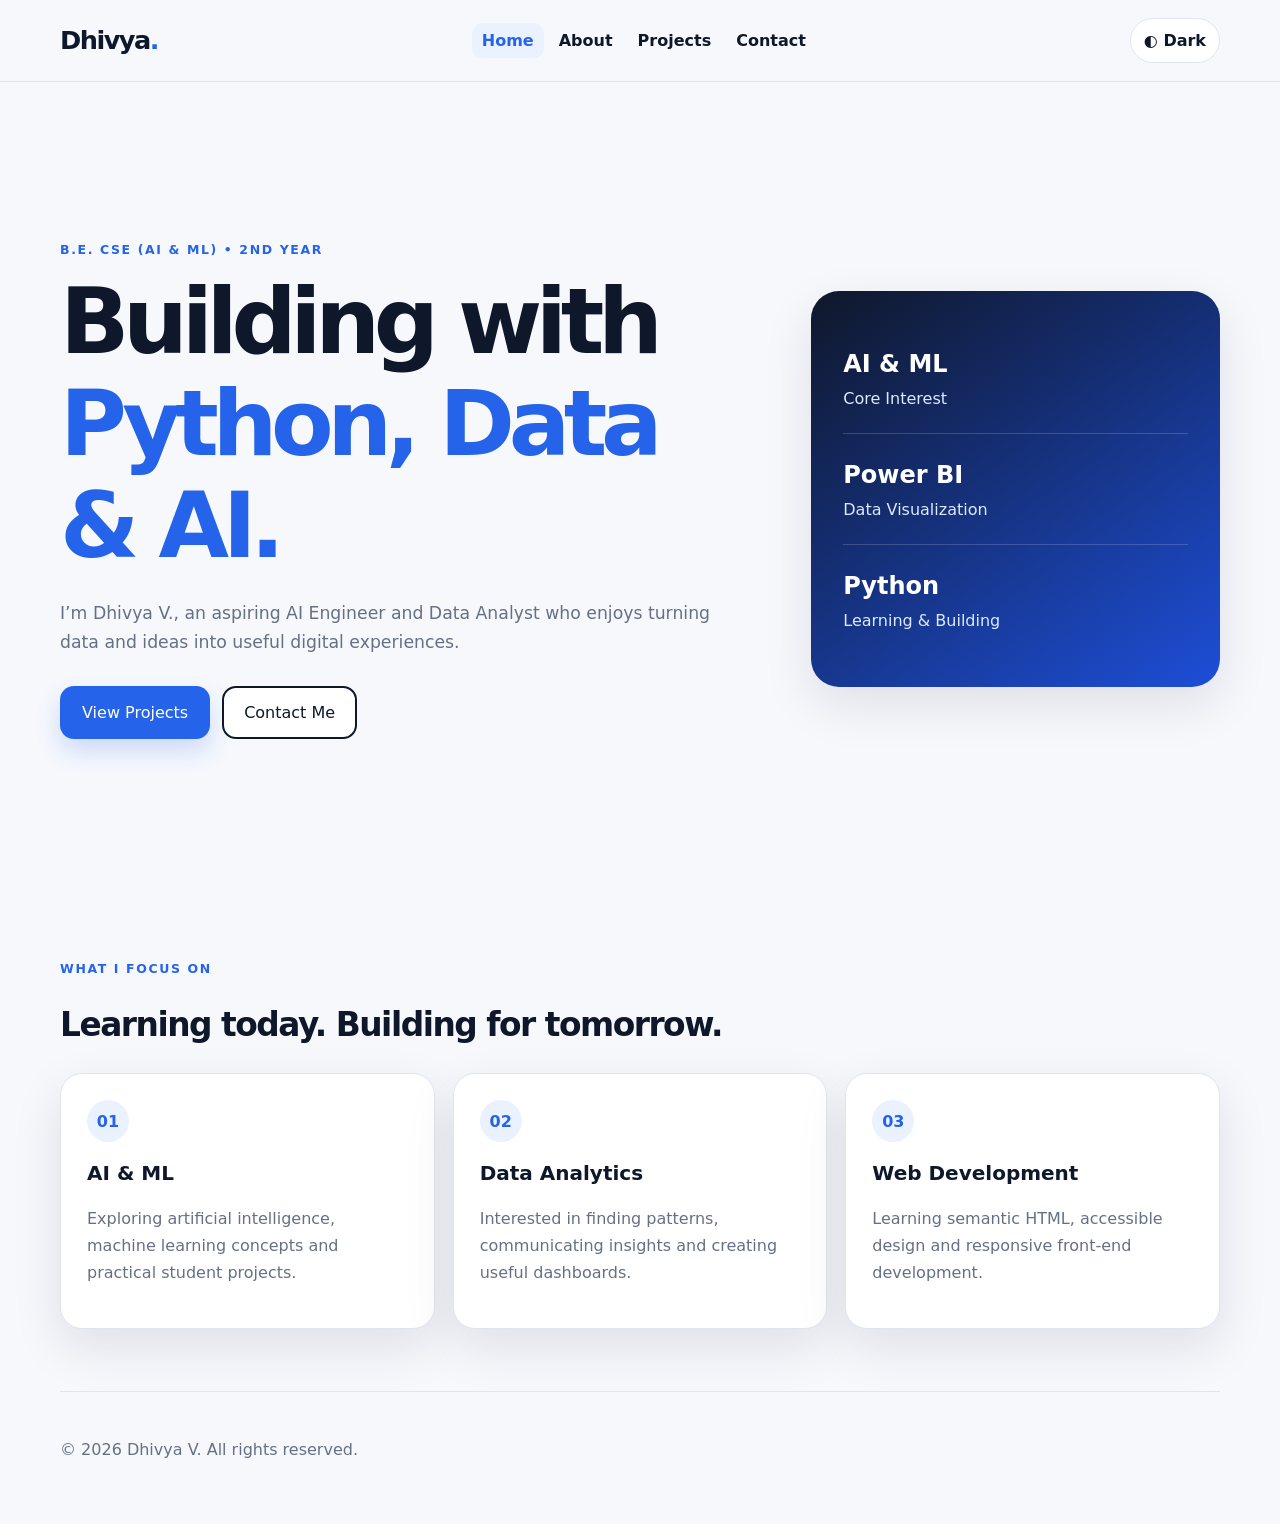
<file: index.html>
<!DOCTYPE html>
<html lang="en">
<head>
  <meta charset="UTF-8">
  <meta name="viewport" content="width=device-width, initial-scale=1.0">
  <meta name="description" content="Dhivya V. - B.E. CSE (AI & ML) student portfolio, projects, skills and contact information.">
  <meta name="keywords" content="Dhivya V, AI ML student, Python, SQL, Power BI, Data Analytics, portfolio">
  <meta name="author" content="Dhivya V.">
  <title>Dhivya V. | AI & ML Student Portfolio</title>
  <link rel="stylesheet" href="style.css">
</head>
<body>
<header class="site-header">
  <a class="brand" href="index.html" aria-label="Dhivya V. home">Dhivya<span>.</span></a>
  <nav aria-label="Primary navigation">
    <ul class="nav-list">
      <li><a href="index.html" aria-current="page">Home</a></li>
      <li><a href="about.html">About</a></li>
      <li><a href="projects.html">Projects</a></li>
      <li><a href="contact.html">Contact</a></li>
    </ul>
  </nav>
<button class="theme-toggle" type="button" id="themeToggle" aria-label="Switch between light and dark mode" aria-pressed="false">◐ <span class="theme-text">Theme</span></button>
</header>

<main>
  <section class="hero" aria-labelledby="hero-title">
    <div class="hero-copy">
      <p class="eyebrow">B.E. CSE (AI &amp; ML) • 2nd Year</p>
      <h1 id="hero-title">Building with <span>Python, Data &amp; AI.</span></h1>
      <p class="lead">I’m Dhivya V., an aspiring AI Engineer and Data Analyst who enjoys turning data and ideas into useful digital experiences.</p>
      <div class="button-row">
        <a class="button primary" href="projects.html">View Projects</a>
        <a class="button secondary" href="contact.html">Contact Me</a>
      </div>
    </div>
    <aside class="hero-card" aria-label="Portfolio highlights">
      <div class="stat"><strong>AI &amp; ML</strong><span>Core Interest</span></div>
      <div class="stat"><strong>Power BI</strong><span>Data Visualization</span></div>
      <div class="stat"><strong>Python</strong><span>Learning &amp; Building</span></div>
    </aside>
  </section>

  <section class="section" aria-labelledby="focus-title">
    <div class="section-heading">
      <p class="eyebrow">What I focus on</p>
      <h2 id="focus-title">Learning today. Building for tomorrow.</h2>
    </div>
    <div class="cards three">
      <article class="card"><span class="icon" aria-hidden="true">01</span><h3>AI &amp; ML</h3><p>Exploring artificial intelligence, machine learning concepts and practical student projects.</p></article>
      <article class="card"><span class="icon" aria-hidden="true">02</span><h3>Data Analytics</h3><p>Interested in finding patterns, communicating insights and creating useful dashboards.</p></article>
      <article class="card"><span class="icon" aria-hidden="true">03</span><h3>Web Development</h3><p>Learning semantic HTML, accessible design and responsive front-end development.</p></article>
    </div>
  </section>
</main>

<footer class="site-footer">
  <p>&copy; 2026 Dhivya V. All rights reserved.</p>
</footer>
<script>
(() => {
  const root = document.documentElement, button = document.getElementById("themeToggle");
  const saved = localStorage.getItem("portfolio-theme");
  if (saved === "dark") root.dataset.theme = "dark";
  if (!button) return;
  const sync = () => {
    const dark = root.dataset.theme === "dark";
    button.setAttribute("aria-pressed", String(dark));
    button.querySelector(".theme-text").textContent = dark ? "Light" : "Dark";
  };
  sync();
  button.addEventListener("click", () => {
    root.dataset.theme = root.dataset.theme === "dark" ? "light" : "dark";
    localStorage.setItem("portfolio-theme", root.dataset.theme);
    sync();
  });
})();
</script>
</body>
</html>
</file>
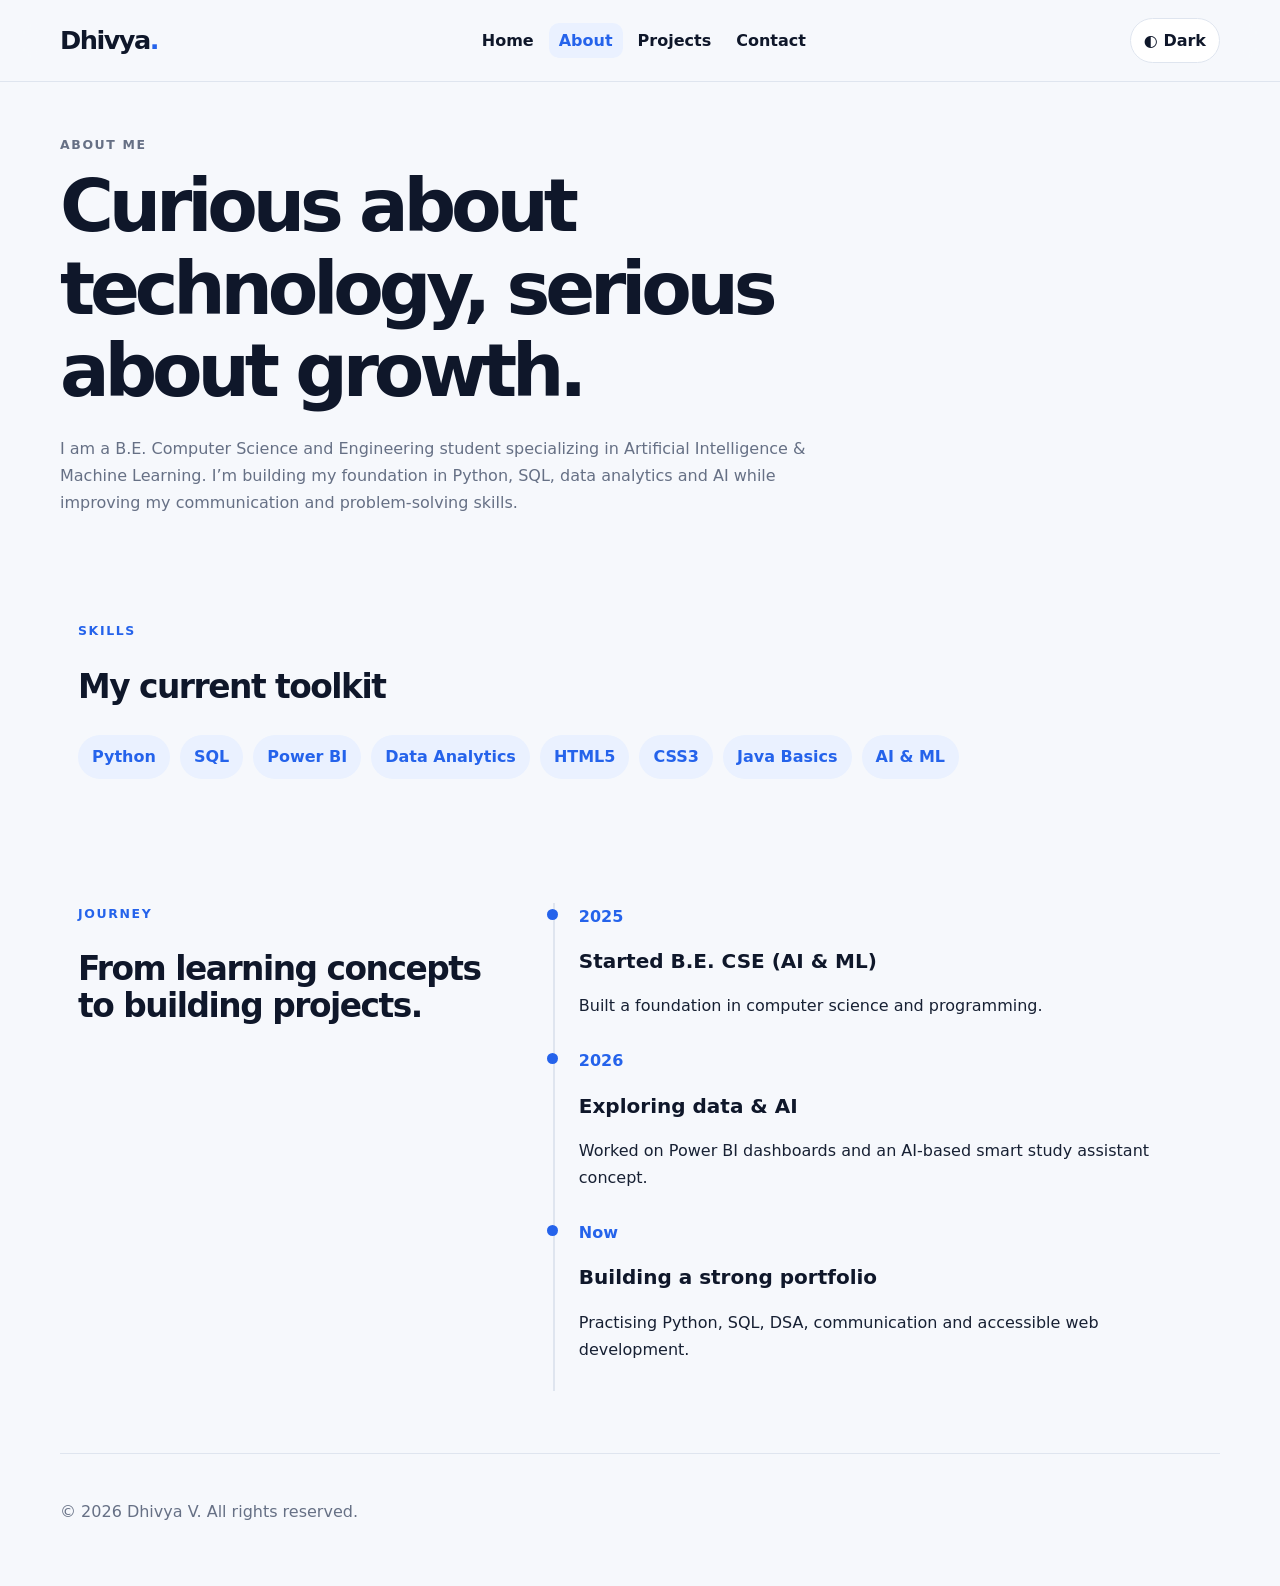
<file: about.html>
<!DOCTYPE html>
<html lang="en">
<head>
  <meta charset="UTF-8">
  <meta name="viewport" content="width=device-width, initial-scale=1.0">
  <meta name="description" content="Learn about Dhivya V., a CSE AI & ML student interested in AI engineering and data analytics.">
  <title>About | Dhivya V.</title>
  <link rel="stylesheet" href="style.css">
</head>
<body>
<header class="site-header">
  <a class="brand" href="index.html" aria-label="Dhivya V. home">Dhivya<span>.</span></a>
  <nav aria-label="Primary navigation"><ul class="nav-list">
    <li><a href="index.html">Home</a></li><li><a href="about.html" aria-current="page">About</a></li>
    <li><a href="projects.html">Projects</a></li><li><a href="contact.html">Contact</a></li>
  </ul></nav>
<button class="theme-toggle" type="button" id="themeToggle" aria-label="Switch between light and dark mode" aria-pressed="false">◐ <span class="theme-text">Theme</span></button>
</header>

<main class="page-main">
  <section class="page-intro" aria-labelledby="about-title">
    <p class="eyebrow">About me</p>
    <h1 id="about-title">Curious about technology, serious about growth.</h1>
    <p>I am a B.E. Computer Science and Engineering student specializing in Artificial Intelligence &amp; Machine Learning. I’m building my foundation in Python, SQL, data analytics and AI while improving my communication and problem-solving skills.</p>
  </section>

  <section class="section" aria-labelledby="skills-title">
    <div class="section-heading"><p class="eyebrow">Skills</p><h2 id="skills-title">My current toolkit</h2></div>
    <div class="skill-grid">
      <span>Python</span><span>SQL</span><span>Power BI</span><span>Data Analytics</span>
      <span>HTML5</span><span>CSS3</span><span>Java Basics</span><span>AI &amp; ML</span>
    </div>
  </section>

  <section class="section split" aria-labelledby="journey-title">
    <div>
      <p class="eyebrow">Journey</p>
      <h2 id="journey-title">From learning concepts to building projects.</h2>
    </div>
    <div class="timeline">
      <article><span>2025</span><h3>Started B.E. CSE (AI &amp; ML)</h3><p>Built a foundation in computer science and programming.</p></article>
      <article><span>2026</span><h3>Exploring data &amp; AI</h3><p>Worked on Power BI dashboards and an AI-based smart study assistant concept.</p></article>
      <article><span>Now</span><h3>Building a strong portfolio</h3><p>Practising Python, SQL, DSA, communication and accessible web development.</p></article>
    </div>
  </section>
</main>

<footer class="site-footer"><p>&copy; 2026 Dhivya V. All rights reserved.</p></footer>
<script>
(() => {
  const root = document.documentElement, button = document.getElementById("themeToggle");
  const saved = localStorage.getItem("portfolio-theme");
  if (saved === "dark") root.dataset.theme = "dark";
  if (!button) return;
  const sync = () => {
    const dark = root.dataset.theme === "dark";
    button.setAttribute("aria-pressed", String(dark));
    button.querySelector(".theme-text").textContent = dark ? "Light" : "Dark";
  };
  sync();
  button.addEventListener("click", () => {
    root.dataset.theme = root.dataset.theme === "dark" ? "light" : "dark";
    localStorage.setItem("portfolio-theme", root.dataset.theme);
    sync();
  });
})();
</script>
</body>
</html>
</file>
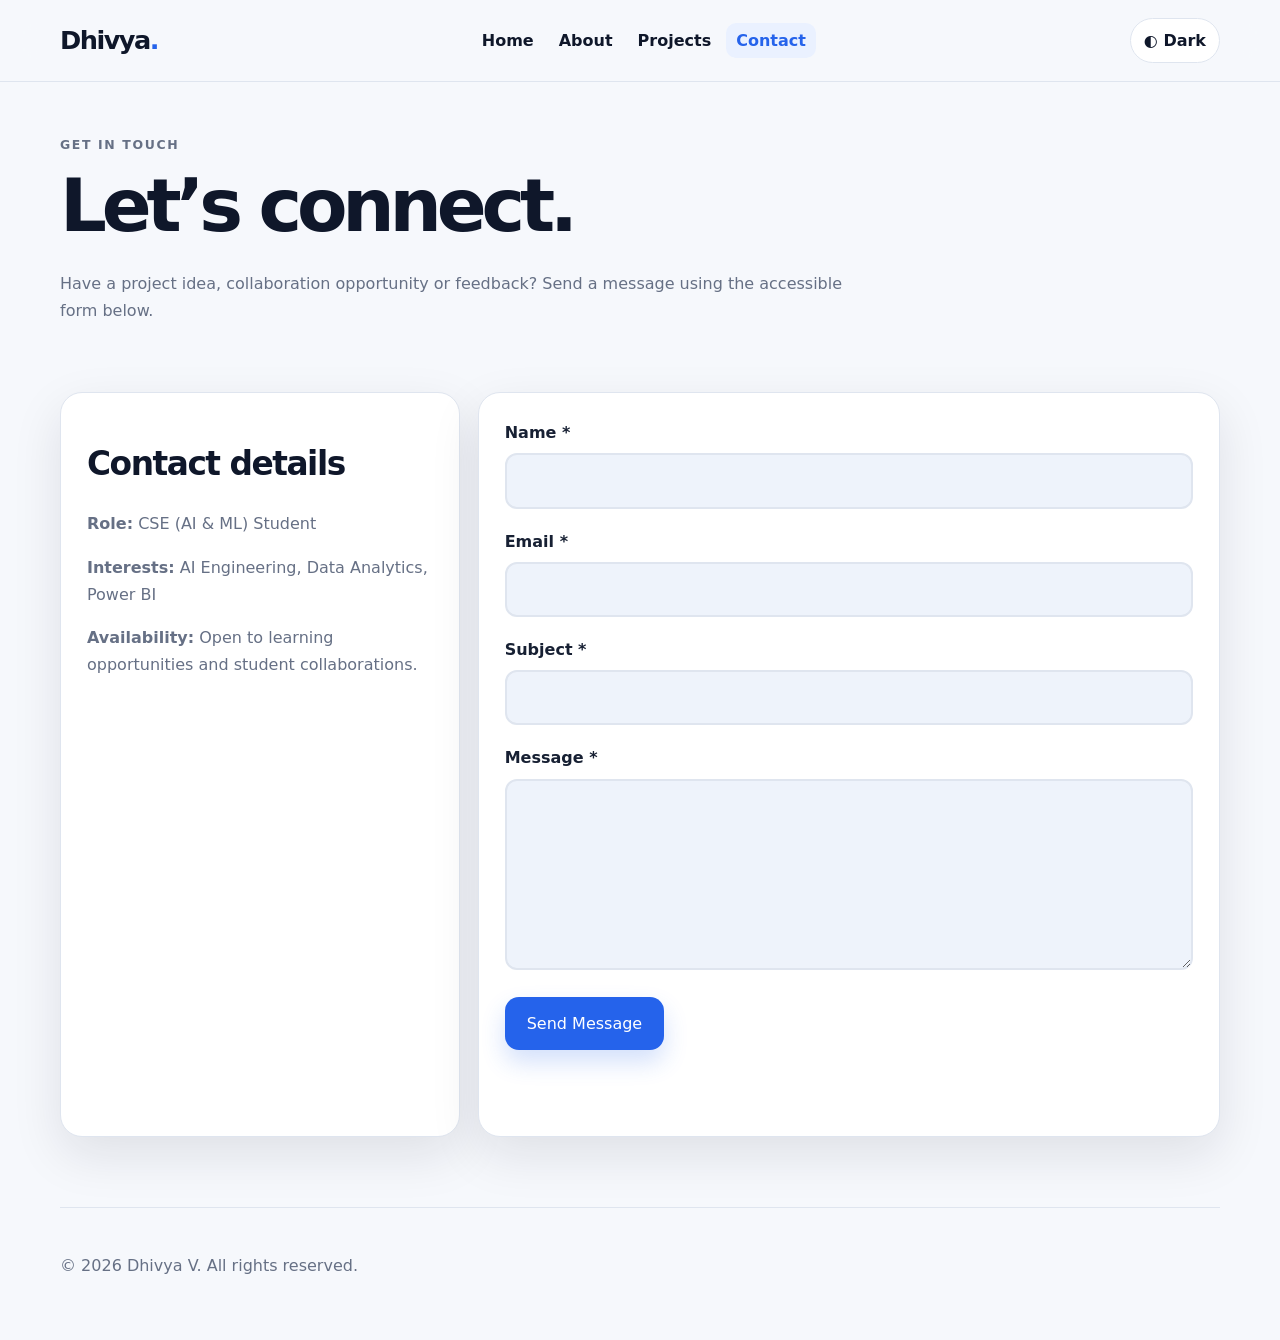
<file: contact.html>
<!DOCTYPE html>
<html lang="en">
<head>
  <meta charset="UTF-8">
  <meta name="viewport" content="width=device-width, initial-scale=1.0">
  <meta name="description" content="Contact Dhivya V. about AI, data analytics and student projects.">
  <title>Contact | Dhivya V.</title>
  <link rel="stylesheet" href="style.css">
</head>
<body>
<header class="site-header">
  <a class="brand" href="index.html" aria-label="Dhivya V. home">Dhivya<span>.</span></a>
  <nav aria-label="Primary navigation"><ul class="nav-list">
    <li><a href="index.html">Home</a></li><li><a href="about.html">About</a></li>
    <li><a href="projects.html">Projects</a></li><li><a href="contact.html" aria-current="page">Contact</a></li>
  </ul></nav>
<button class="theme-toggle" type="button" id="themeToggle" aria-label="Switch between light and dark mode" aria-pressed="false">◐ <span class="theme-text">Theme</span></button>
</header>

<main class="page-main">
  <section class="page-intro" aria-labelledby="contact-title">
    <p class="eyebrow">Get in touch</p>
    <h1 id="contact-title">Let’s connect.</h1>
    <p>Have a project idea, collaboration opportunity or feedback? Send a message using the accessible form below.</p>
  </section>

  <section class="contact-layout" aria-label="Contact information and form">
    <aside class="contact-card">
      <h2>Contact details</h2>
      <p><strong>Role:</strong> CSE (AI &amp; ML) Student</p>
      <p><strong>Interests:</strong> AI Engineering, Data Analytics, Power BI</p>
      <p><strong>Availability:</strong> Open to learning opportunities and student collaborations.</p>
    </aside>

    <form class="contact-form" id="contactForm" action="#" method="post" novalidate>
      <div class="field"><label for="name">Name <span aria-hidden="true">*</span></label><input id="name" name="name" type="text" autocomplete="name" required aria-required="true"></div>
      <div class="field"><label for="email">Email <span aria-hidden="true">*</span></label><input id="email" name="email" type="email" autocomplete="email" required aria-required="true"></div>
      <div class="field"><label for="subject">Subject <span aria-hidden="true">*</span></label><input id="subject" name="subject" type="text" required aria-required="true"></div>
      <div class="field"><label for="message">Message <span aria-hidden="true">*</span></label><textarea id="message" name="message" rows="6" required aria-required="true"></textarea></div>
      <button class="button primary" type="submit" aria-label="Send your message">Send Message</button>
      <p id="formStatus" class="form-status" role="status" aria-live="polite"></p>
    </form>
  </section>
</main>

<footer class="site-footer"><p>&copy; 2026 Dhivya V. All rights reserved.</p></footer>

<script>
  const form = document.getElementById("contactForm");
  const status = document.getElementById("formStatus");
  form.addEventListener("submit", (event) => {
    event.preventDefault();
    if (!form.checkValidity()) {
      status.textContent = "Please complete all required fields with valid information.";
      form.reportValidity();
      return;
    }
    status.textContent = "Thank you! Your message is ready to be connected to a backend.";
    form.reset();
  });
</script>
<script>
(() => {
  const root = document.documentElement, button = document.getElementById("themeToggle");
  const saved = localStorage.getItem("portfolio-theme");
  if (saved === "dark") root.dataset.theme = "dark";
  if (!button) return;
  const sync = () => {
    const dark = root.dataset.theme === "dark";
    button.setAttribute("aria-pressed", String(dark));
    button.querySelector(".theme-text").textContent = dark ? "Light" : "Dark";
  };
  sync();
  button.addEventListener("click", () => {
    root.dataset.theme = root.dataset.theme === "dark" ? "light" : "dark";
    localStorage.setItem("portfolio-theme", root.dataset.theme);
    sync();
  });
})();
</script>
</body>
</html>
</file>
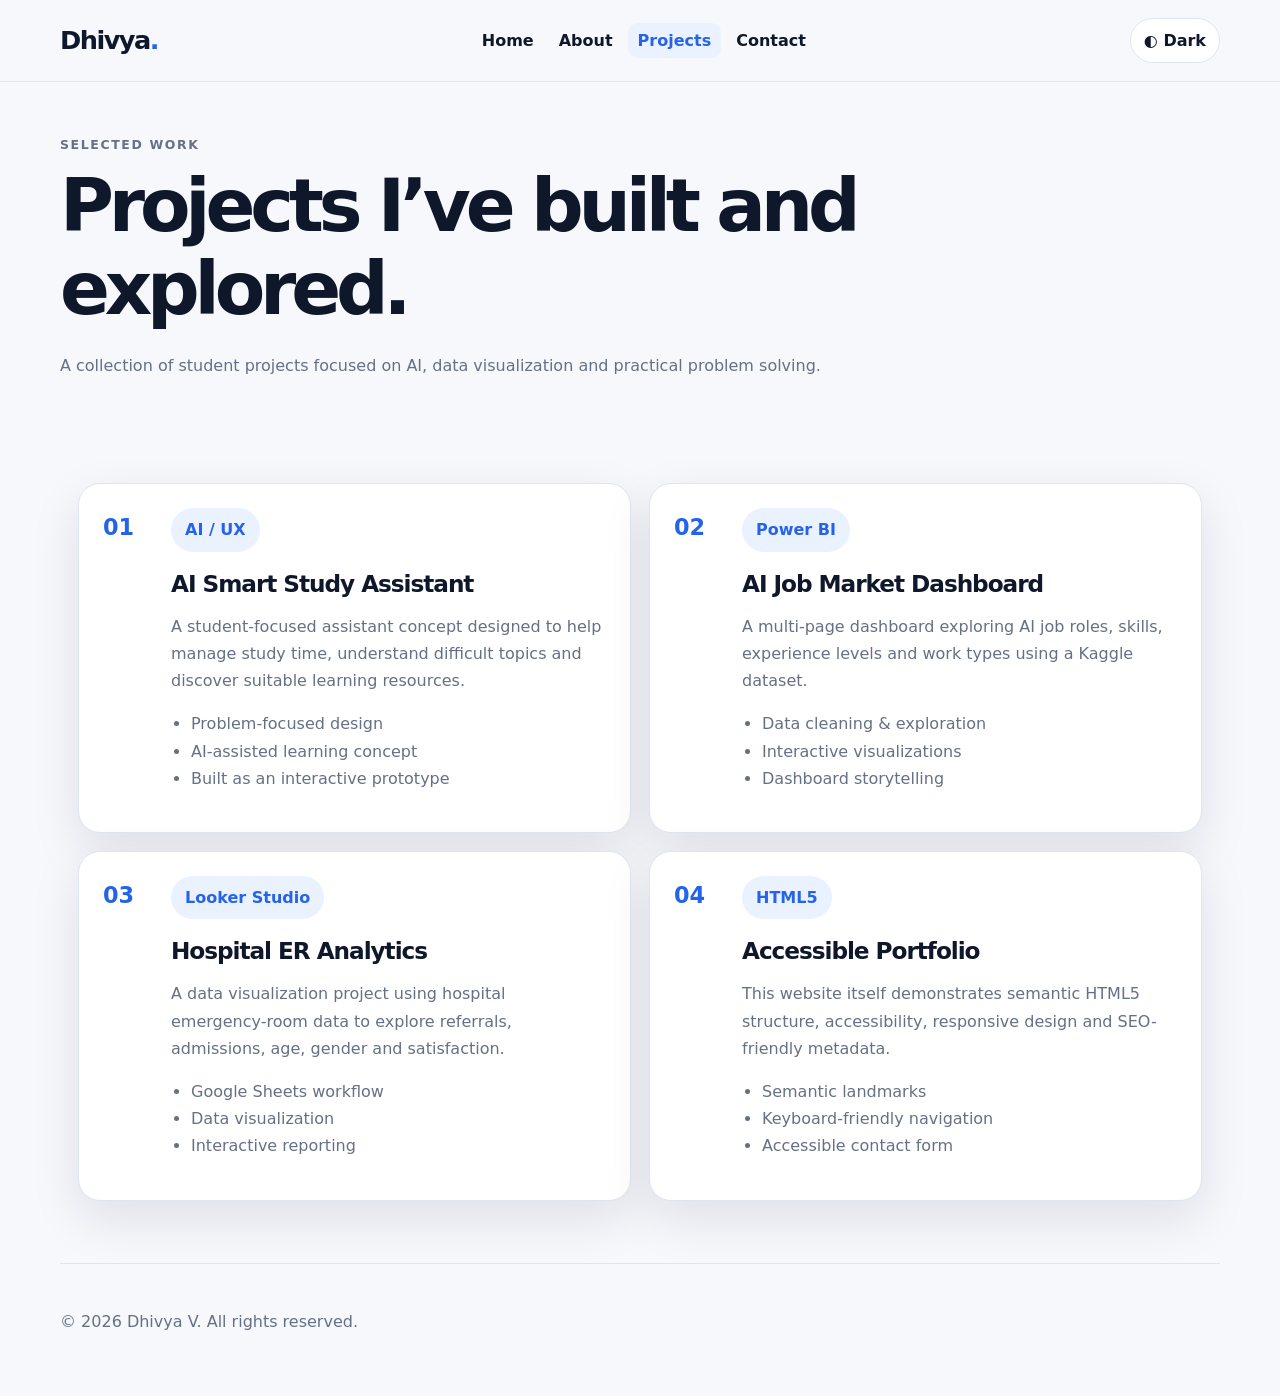
<file: projects.html>
<!DOCTYPE html>
<html lang="en">
<head>
  <meta charset="UTF-8">
  <meta name="viewport" content="width=device-width, initial-scale=1.0">
  <meta name="description" content="Dhivya V.'s AI, data visualization and web development projects.">
  <title>Projects | Dhivya V.</title>
  <link rel="stylesheet" href="style.css">
</head>
<body>
<header class="site-header">
  <a class="brand" href="index.html" aria-label="Dhivya V. home">Dhivya<span>.</span></a>
  <nav aria-label="Primary navigation"><ul class="nav-list">
    <li><a href="index.html">Home</a></li><li><a href="about.html">About</a></li>
    <li><a href="projects.html" aria-current="page">Projects</a></li><li><a href="contact.html">Contact</a></li>
  </ul></nav>
<button class="theme-toggle" type="button" id="themeToggle" aria-label="Switch between light and dark mode" aria-pressed="false">◐ <span class="theme-text">Theme</span></button>
</header>

<main class="page-main">
  <section class="page-intro" aria-labelledby="projects-title">
    <p class="eyebrow">Selected work</p>
    <h1 id="projects-title">Projects I’ve built and explored.</h1>
    <p>A collection of student projects focused on AI, data visualization and practical problem solving.</p>
  </section>

  <section class="section" aria-label="Project list">
    <div class="project-grid">
      <article class="project-card">
        <div class="project-number">01</div>
        <div><span class="tag">AI / UX</span><h2>AI Smart Study Assistant</h2>
        <p>A student-focused assistant concept designed to help manage study time, understand difficult topics and discover suitable learning resources.</p>
        <ul><li>Problem-focused design</li><li>AI-assisted learning concept</li><li>Built as an interactive prototype</li></ul></div>
      </article>
      <article class="project-card">
        <div class="project-number">02</div>
        <div><span class="tag">Power BI</span><h2>AI Job Market Dashboard</h2>
        <p>A multi-page dashboard exploring AI job roles, skills, experience levels and work types using a Kaggle dataset.</p>
        <ul><li>Data cleaning &amp; exploration</li><li>Interactive visualizations</li><li>Dashboard storytelling</li></ul></div>
      </article>
      <article class="project-card">
        <div class="project-number">03</div>
        <div><span class="tag">Looker Studio</span><h2>Hospital ER Analytics</h2>
        <p>A data visualization project using hospital emergency-room data to explore referrals, admissions, age, gender and satisfaction.</p>
        <ul><li>Google Sheets workflow</li><li>Data visualization</li><li>Interactive reporting</li></ul></div>
      </article>
      <article class="project-card">
        <div class="project-number">04</div>
        <div><span class="tag">HTML5</span><h2>Accessible Portfolio</h2>
        <p>This website itself demonstrates semantic HTML5 structure, accessibility, responsive design and SEO-friendly metadata.</p>
        <ul><li>Semantic landmarks</li><li>Keyboard-friendly navigation</li><li>Accessible contact form</li></ul></div>
      </article>
    </div>
  </section>
</main>

<footer class="site-footer"><p>&copy; 2026 Dhivya V. All rights reserved.</p></footer>
<script>
(() => {
  const root = document.documentElement, button = document.getElementById("themeToggle");
  const saved = localStorage.getItem("portfolio-theme");
  if (saved === "dark") root.dataset.theme = "dark";
  if (!button) return;
  const sync = () => {
    const dark = root.dataset.theme === "dark";
    button.setAttribute("aria-pressed", String(dark));
    button.querySelector(".theme-text").textContent = dark ? "Light" : "Dark";
  };
  sync();
  button.addEventListener("click", () => {
    root.dataset.theme = root.dataset.theme === "dark" ? "light" : "dark";
    localStorage.setItem("portfolio-theme", root.dataset.theme);
    sync();
  });
})();
</script>
</body>
</html>
</file>
<file: style.css>
:root {
  --site-background:#f6f8fc; --site-primary:#2563eb; --site-secondary:#0f172a;
  --site-on-primary:#fff; --site-on-secondary:#fff; --site-on-background:#172033;
  --site-font-body:Inter,system-ui,-apple-system,"Segoe UI",sans-serif;
  --site-font-heading:Inter,system-ui,-apple-system,"Segoe UI",sans-serif;
  --site-heading-scale:1; --site-spacing-scale:1; --site-radius-scale:1; --site-decoration-opacity:1;
  --surface:#fff; --surface-2:#eef3fb; --muted:#667085; --line:#dfe5ef;
  --accent-soft:#eaf1ff; --shadow:0 18px 50px rgba(15,23,42,.10); --header-bg:rgba(246,248,252,.86);
  color-scheme:light;
}
:root[data-theme="dark"] {
  --site-background:#080d18; --site-primary:#60a5fa; --site-secondary:#e8eefc;
  --site-on-primary:#07111f; --site-on-secondary:#fff; --site-on-background:#e8eefc;
  --surface:#111827; --surface-2:#182235; --muted:#a8b3c7; --line:#29364c;
  --accent-soft:#142b4c; --shadow:0 18px 55px rgba(0,0,0,.30); --header-bg:rgba(8,13,24,.86);
  color-scheme:dark;
}
*{box-sizing:border-box}
html{scroll-behavior:smooth;background:var(--site-background)}
body{margin:0;min-width:320px;background:var(--site-background);color:var(--site-on-background);font-family:var(--site-font-body);line-height:1.7;transition:background-color .25s,color .25s}
body::before{content:"";position:fixed;inset:0;z-index:-1;pointer-events:none;opacity:var(--site-decoration-opacity);background:radial-gradient(circle at 10% 10%,rgba(37,99,235,.12),transparent 30%),radial-gradient(circle at 90% 20%,rgba(96,165,250,.10),transparent 28%)}
a{color:var(--site-primary)}
a:focus-visible,button:focus-visible,input:focus-visible,textarea:focus-visible{outline:3px solid #f59e0b;outline-offset:3px}
.site-header{position:sticky;top:0;z-index:20;width:100%;padding:calc(18px*var(--site-spacing-scale)) max(18px,calc((100% - 1160px)/2));display:flex;flex-wrap:wrap;align-items:center;justify-content:space-between;gap:14px;background:var(--header-bg);border-bottom:1px solid var(--line);backdrop-filter:blur(18px)}
.brand{color:var(--site-secondary);text-decoration:none;font-size:1.6rem;font-weight:900;letter-spacing:-.06em}.brand span{color:var(--site-primary)}
.nav-list{list-style:none;padding:0;margin:0;display:flex;align-items:center;gap:5px;flex-wrap:wrap}.nav-list a{color:var(--site-secondary);text-decoration:none;font-weight:750;padding:8px 10px;border-radius:10px}.nav-list a:hover,.nav-list a[aria-current=page]{color:var(--site-primary);background:var(--accent-soft)}
.theme-toggle{min-height:42px;padding:8px 13px;border:1px solid var(--line);border-radius:999px;background:var(--surface);color:var(--site-secondary);font:inherit;font-weight:800;cursor:pointer}.theme-toggle:hover{border-color:var(--site-primary)}
.hero,.page-main,.section{width:min(100% - 36px,1160px);margin-inline:auto}
.hero{min-height:calc(100svh - 86px);padding-block:58px;display:grid;grid-template-columns:1fr;align-items:center;gap:42px}
.eyebrow{color:var(--site-primary);font-size:.78rem;font-weight:900;text-transform:uppercase;letter-spacing:.13em;margin:0 0 10px}
h1,h2,h3{color:var(--site-secondary);font-family:var(--site-font-heading);line-height:1.12}h1{font-size:clamp(2.75rem,12vw,5.7rem);letter-spacing:-.07em;margin:0 0 22px}h1 span{color:var(--site-primary)}h2{font-size:calc(2.05rem*var(--site-heading-scale));letter-spacing:-.045em}h3{font-size:1.25rem}
.lead{max-width:680px;font-size:1.08rem;color:var(--muted)}
.button-row{display:flex;gap:12px;flex-wrap:wrap;margin-top:28px}.button{display:inline-flex;align-items:center;justify-content:center;min-height:48px;padding:11px 20px;border-radius:calc(14px*var(--site-radius-scale));border:2px solid transparent;text-decoration:none;font-weight:850;cursor:pointer;font:inherit;transition:transform .2s,box-shadow .2s}.button.primary{background:var(--site-primary);color:var(--site-on-primary);box-shadow:0 12px 25px rgba(37,99,235,.20)}.button.secondary{background:var(--surface);border-color:var(--site-secondary);color:var(--site-secondary)}.button:hover{transform:translateY(-2px)}
.hero-card{background:linear-gradient(145deg,var(--site-secondary),#1d4ed8);color:#fff;padding:28px;border-radius:calc(28px*var(--site-radius-scale));box-shadow:var(--shadow)}.stat{padding:21px 0;border-bottom:1px solid rgba(255,255,255,.17)}.stat:last-child{border-bottom:0}.stat strong{display:block;font-size:1.5rem}.stat span{color:#dbeafe}
.section{padding-block:calc(62px*var(--site-spacing-scale))}.section-heading{max-width:760px;margin-bottom:30px}
.cards.three{display:grid;grid-template-columns:1fr;gap:18px}.card,.project-card,.contact-card,.contact-form{background:var(--surface);border:1px solid var(--line);border-radius:calc(22px*var(--site-radius-scale));box-shadow:var(--shadow);transition:transform .2s,border-color .2s}.card{padding:26px}.card:hover,.project-card:hover{transform:translateY(-4px);border-color:var(--site-primary)}
.card p,.project-card p,.project-card li,.page-intro p,.contact-card p{color:var(--muted)}.icon{display:inline-grid;place-items:center;width:42px;height:42px;border-radius:50%;background:var(--accent-soft);color:var(--site-primary);font-weight:900}
.page-intro{max-width:800px;padding-top:52px;padding-bottom:26px}.page-intro h1{font-size:clamp(2.65rem,10vw,4.6rem)}
.skill-grid{display:flex;flex-wrap:wrap;gap:10px}.skill-grid span,.tag{display:inline-block;background:var(--accent-soft);color:var(--site-primary);border-radius:999px;padding:8px 14px;font-weight:800}
.split{display:grid;grid-template-columns:1fr;gap:42px}.timeline{border-left:2px solid var(--line);padding-left:24px}.timeline article{position:relative;margin-bottom:28px}.timeline article::before{content:"";position:absolute;left:-32px;top:6px;width:11px;height:11px;border-radius:50%;background:var(--site-primary)}.timeline span{color:var(--site-primary);font-weight:900}
.project-grid{display:grid;grid-template-columns:1fr;gap:18px}.project-card{padding:24px;display:grid;grid-template-columns:52px 1fr;gap:16px}.project-number{font-size:1.4rem;font-weight:900;color:var(--site-primary)}.project-card h2{font-size:1.45rem;margin-bottom:9px}.project-card ul{padding-left:20px}
.contact-layout{display:grid;grid-template-columns:1fr;gap:18px;padding-block:26px 70px}.contact-card,.contact-form{padding:26px}.field{margin-bottom:19px}.field label{display:block;font-weight:800;margin-bottom:7px}.field input,.field textarea{width:100%;padding:12px 13px;border:2px solid var(--line);border-radius:calc(12px*var(--site-radius-scale));background:var(--surface-2);color:var(--site-on-background);font:inherit}.field input:focus,.field textarea:focus{border-color:var(--site-primary)}.form-status{min-height:28px;font-weight:700;color:var(--site-primary)}
.site-footer{width:min(100% - 36px,1160px);margin-inline:auto;padding:28px 0 45px;color:var(--muted);border-top:1px solid var(--line)}
@media(min-width:700px){.hero{padding-block:72px}.cards.three{grid-template-columns:repeat(3,1fr)}.project-grid{grid-template-columns:repeat(2,1fr)}.split{grid-template-columns:.8fr 1.2fr}.contact-layout{grid-template-columns:.7fr 1.3fr}}
@media(min-width:1000px){.hero{grid-template-columns:1.25fr .75fr;gap:70px}.hero-card{padding:32px}}
@media(max-width:560px){.site-header{align-items:flex-start}.nav-list{width:100%}.theme-toggle{position:absolute;top:15px;right:18px}.brand{padding-right:78px}.project-card{grid-template-columns:1fr}}
@media(prefers-reduced-motion:reduce){html{scroll-behavior:auto}*,*::before,*::after{transition:none!important;animation:none!important}}
</file>
